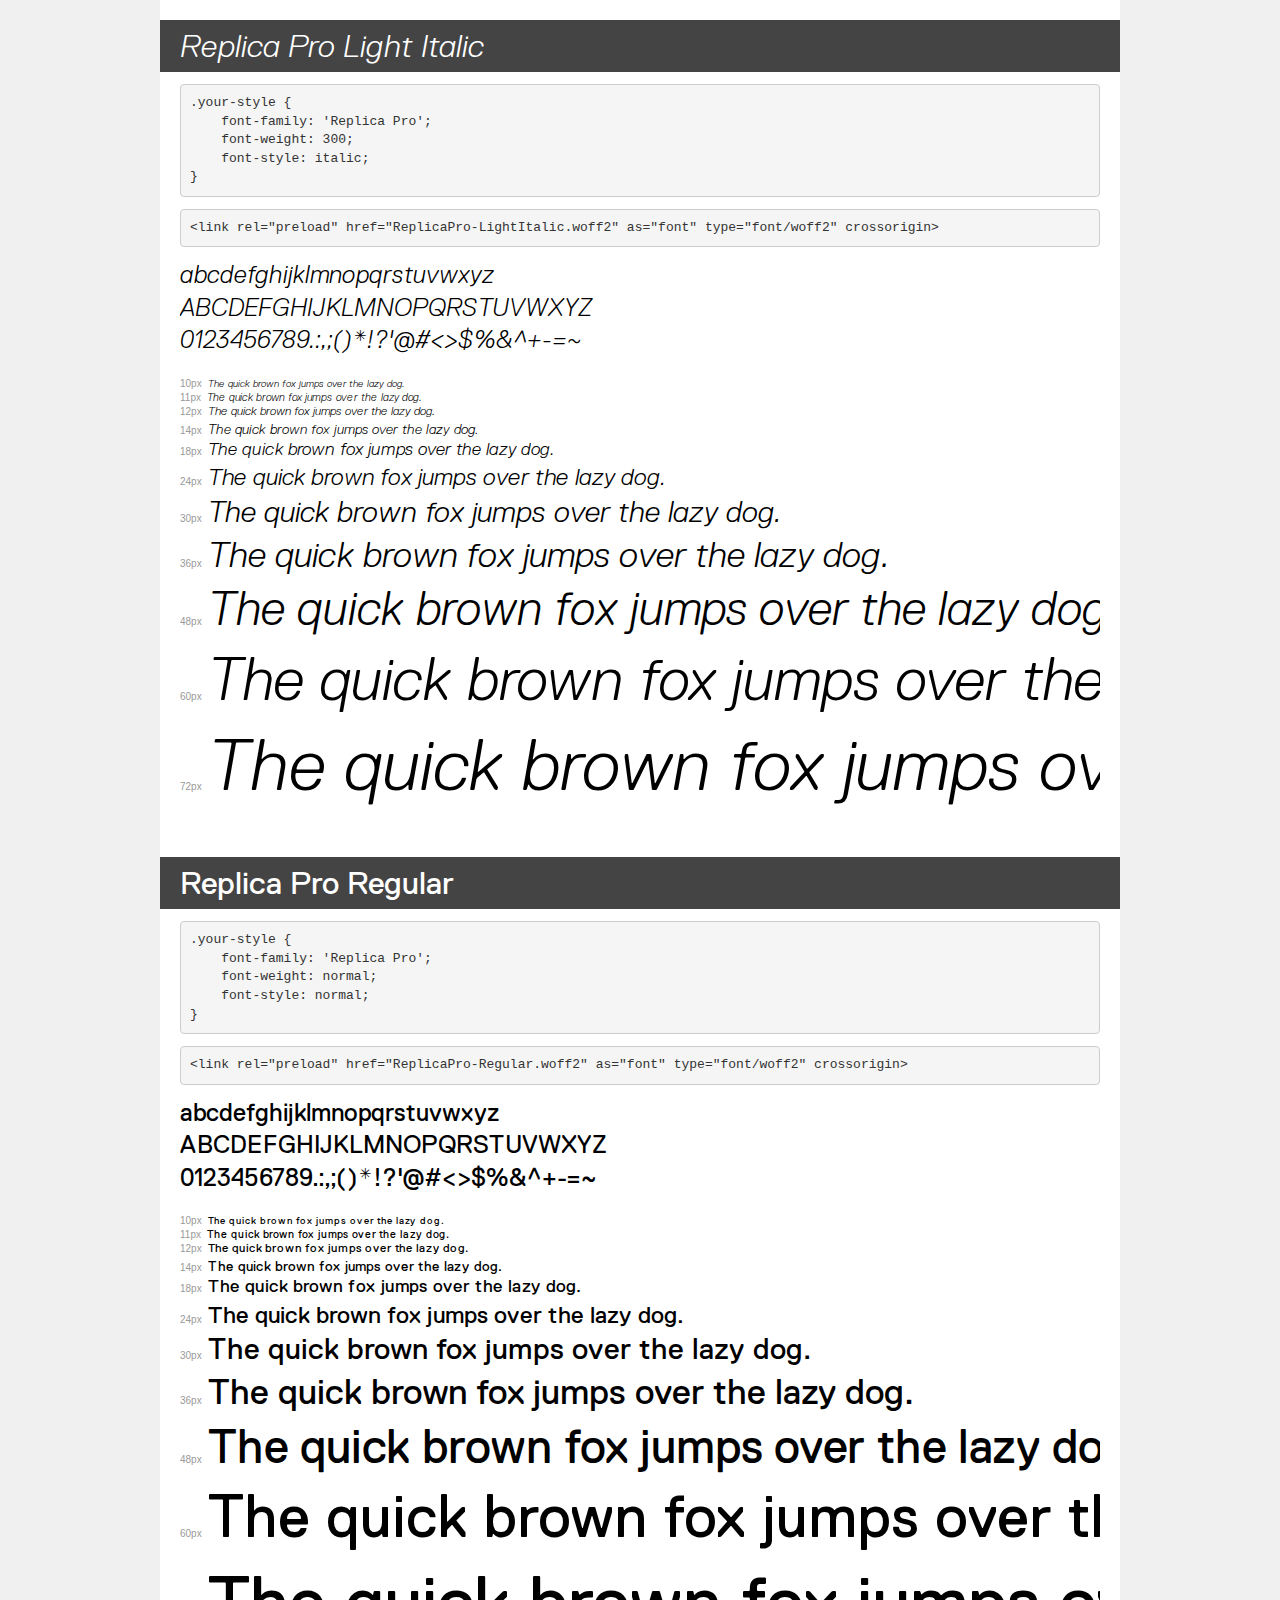
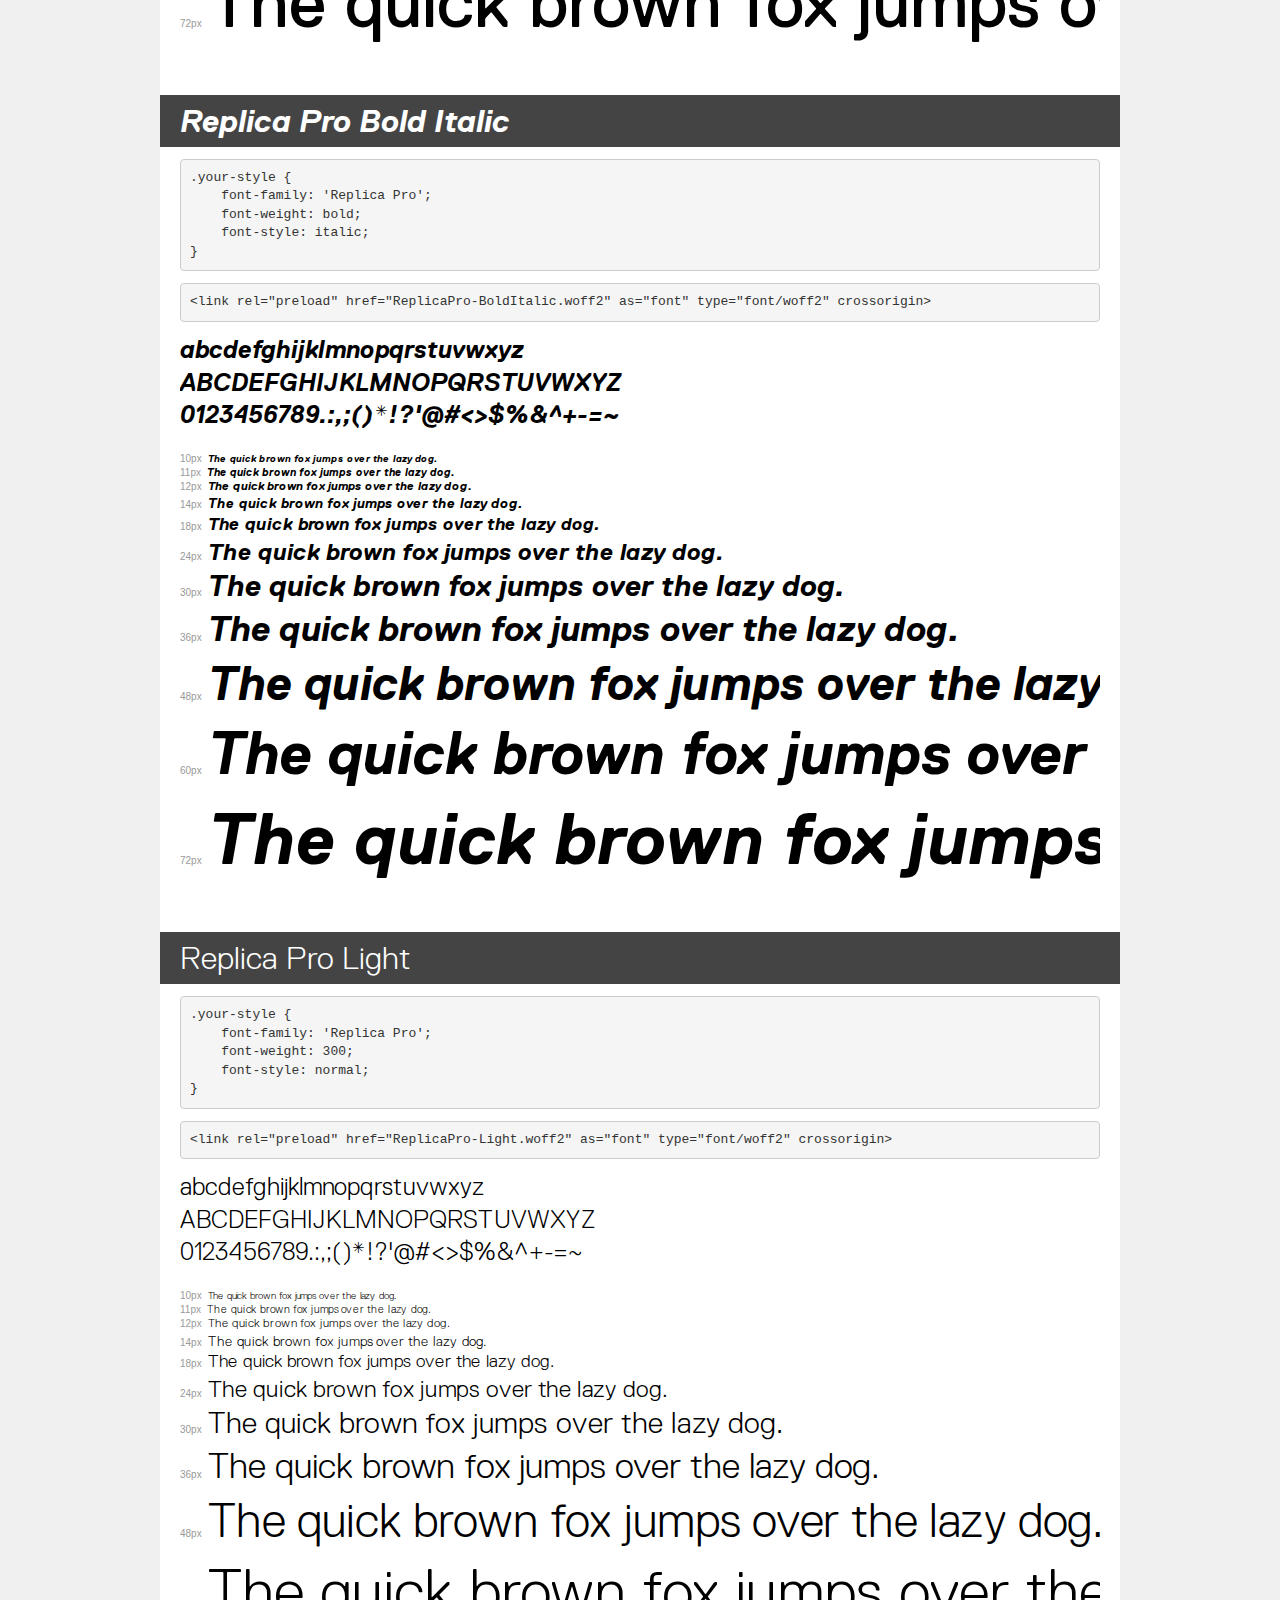
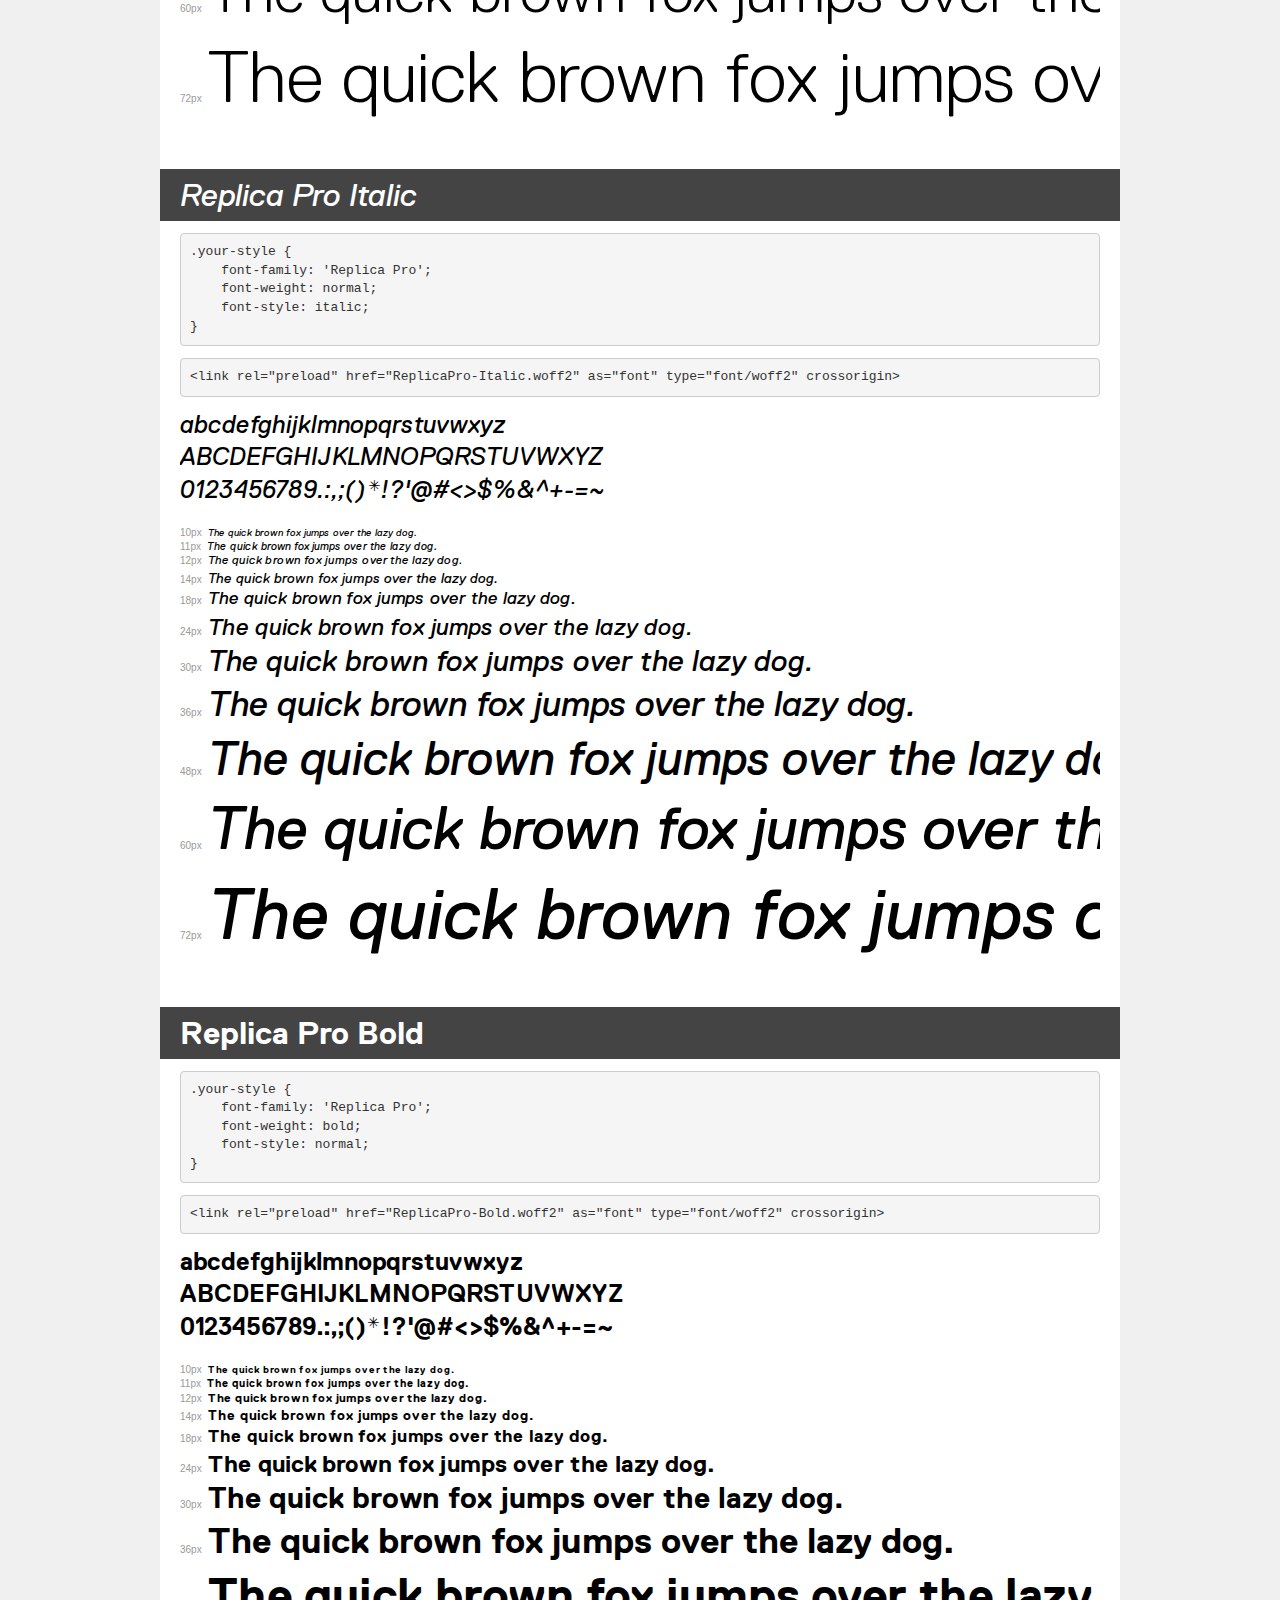
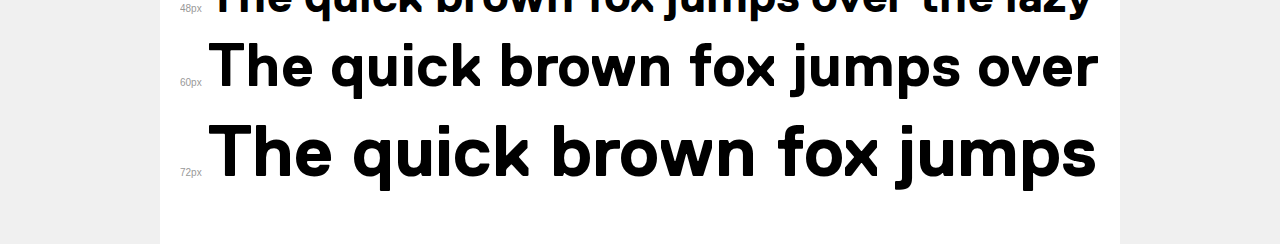
<file: fonts/Replica/demo.html>
<!DOCTYPE html>
<html lang="en">
<head>
    <meta charset="utf-8">
    <meta http-equiv="X-UA-Compatible" content="IE=edge">
    <meta name="viewport" content="width=device-width, initial-scale=1">
    <meta name="robots" content="noindex, noarchive">
    <meta name="format-detection" content="telephone=no">
    <title>Transfonter demo</title>
    <link href="stylesheet.css" rel="stylesheet">
    <style>
        /*
        http://meyerweb.com/eric/tools/css/reset/
        v2.0 | 20110126
        License: none (public domain)
        */
        html, body, div, span, applet, object, iframe,
        h1, h2, h3, h4, h5, h6, p, blockquote, pre,
        a, abbr, acronym, address, big, cite, code,
        del, dfn, em, img, ins, kbd, q, s, samp,
        small, strike, strong, sub, sup, tt, var,
        b, u, i, center,
        dl, dt, dd, ol, ul, li,
        fieldset, form, label, legend,
        table, caption, tbody, tfoot, thead, tr, th, td,
        article, aside, canvas, details, embed,
        figure, figcaption, footer, header, hgroup,
        menu, nav, output, ruby, section, summary,
        time, mark, audio, video {
            margin: 0;
            padding: 0;
            border: 0;
            font-size: 100%;
            font: inherit;
            vertical-align: baseline;
        }
        /* HTML5 display-role reset for older browsers */
        article, aside, details, figcaption, figure,
        footer, header, hgroup, menu, nav, section {
            display: block;
        }
        body {
            line-height: 1;
        }
        ol, ul {
            list-style: none;
        }
        blockquote, q {
            quotes: none;
        }
        blockquote:before, blockquote:after,
        q:before, q:after {
            content: '';
            content: none;
        }
        table {
            border-collapse: collapse;
            border-spacing: 0;
        }
        /* demo styles */
        body {
            background: #f0f0f0;
            color: #000;
        }
        .page {
            background: #fff;
            width: 920px;
            margin: 0 auto;
            padding: 20px 20px 0 20px;
            overflow: hidden;
        }
        .font-container {
            overflow-x: auto;
            overflow-y: hidden;
            margin-bottom: 40px;
            line-height: 1.3;
            white-space: nowrap;
            padding-bottom: 5px;
        }
        h1 {
            position: relative;
            background: #444;
            font-size: 32px;
            color: #fff;
            padding: 10px 20px;
            margin: 0 -20px 12px -20px;
        }
        .letters {
            font-size: 25px;
            margin-bottom: 20px;
        }
        .s10:before {
            content: '10px';
        }
        .s11:before {
            content: '11px';
        }
        .s12:before {
            content: '12px';
        }
        .s14:before {
            content: '14px';
        }
        .s18:before {
            content: '18px';
        }
        .s24:before {
            content: '24px';
        }
        .s30:before {
            content: '30px';
        }
        .s36:before {
            content: '36px';
        }
        .s48:before {
            content: '48px';
        }
        .s60:before {
            content: '60px';
        }
        .s72:before {
            content: '72px';
        }
        .s10:before, .s11:before, .s12:before, .s14:before,
        .s18:before, .s24:before, .s30:before, .s36:before,
        .s48:before, .s60:before, .s72:before {
            font-family: Arial, sans-serif;
            font-size: 10px;
            font-weight: normal;
            font-style: normal;
            color: #999;
            padding-right: 6px;
        }
        pre {
            display: block;
            padding: 9px;
            margin: 0 0 12px;
            font-family: Monaco, Menlo, Consolas, "Courier New", monospace;
            font-size: 13px;
            line-height: 1.428571429;
            color: #333;
            font-weight: normal;
            font-style: normal;
            background-color: #f5f5f5;
            border: 1px solid #ccc;
            overflow-x: auto;
            border-radius: 4px;
        }
        /* responsive */
        @media (max-width: 959px) {
            .page {
                width: auto;
                margin: 0;
            }
        }
    </style>
</head>
<body>
<div class="page">
    <div class="demo">
        <h1 style="font-family: 'Replica Pro'; font-weight: 300; font-style: italic;">Replica Pro Light Italic</h1>
        <pre title="Usage">.your-style {
    font-family: 'Replica Pro';
    font-weight: 300;
    font-style: italic;
}</pre>
        <pre title="Preload (optional)">
&lt;link rel=&quot;preload&quot; href=&quot;ReplicaPro-LightItalic.woff2&quot; as=&quot;font&quot; type=&quot;font/woff2&quot; crossorigin&gt;</pre>
        <div class="font-container" style="font-family: 'Replica Pro'; font-weight: 300; font-style: italic;">
            <p class="letters">
                abcdefghijklmnopqrstuvwxyz<br>
ABCDEFGHIJKLMNOPQRSTUVWXYZ<br>
                0123456789.:,;()*!?'@#&lt;&gt;$%&^+-=~
            </p>
            <p class="s10" style="font-size: 10px;">The quick brown fox jumps over the lazy dog.</p>
            <p class="s11" style="font-size: 11px;">The quick brown fox jumps over the lazy dog.</p>
            <p class="s12" style="font-size: 12px;">The quick brown fox jumps over the lazy dog.</p>
            <p class="s14" style="font-size: 14px;">The quick brown fox jumps over the lazy dog.</p>
            <p class="s18" style="font-size: 18px;">The quick brown fox jumps over the lazy dog.</p>
            <p class="s24" style="font-size: 24px;">The quick brown fox jumps over the lazy dog.</p>
            <p class="s30" style="font-size: 30px;">The quick brown fox jumps over the lazy dog.</p>
            <p class="s36" style="font-size: 36px;">The quick brown fox jumps over the lazy dog.</p>
            <p class="s48" style="font-size: 48px;">The quick brown fox jumps over the lazy dog.</p>
            <p class="s60" style="font-size: 60px;">The quick brown fox jumps over the lazy dog.</p>
            <p class="s72" style="font-size: 72px;">The quick brown fox jumps over the lazy dog.</p>
        </div>
    </div>

    <div class="demo">
        <h1 style="font-family: 'Replica Pro'; font-weight: normal; font-style: normal;">Replica Pro Regular</h1>
        <pre title="Usage">.your-style {
    font-family: 'Replica Pro';
    font-weight: normal;
    font-style: normal;
}</pre>
        <pre title="Preload (optional)">
&lt;link rel=&quot;preload&quot; href=&quot;ReplicaPro-Regular.woff2&quot; as=&quot;font&quot; type=&quot;font/woff2&quot; crossorigin&gt;</pre>
        <div class="font-container" style="font-family: 'Replica Pro'; font-weight: normal; font-style: normal;">
            <p class="letters">
                abcdefghijklmnopqrstuvwxyz<br>
ABCDEFGHIJKLMNOPQRSTUVWXYZ<br>
                0123456789.:,;()*!?'@#&lt;&gt;$%&^+-=~
            </p>
            <p class="s10" style="font-size: 10px;">The quick brown fox jumps over the lazy dog.</p>
            <p class="s11" style="font-size: 11px;">The quick brown fox jumps over the lazy dog.</p>
            <p class="s12" style="font-size: 12px;">The quick brown fox jumps over the lazy dog.</p>
            <p class="s14" style="font-size: 14px;">The quick brown fox jumps over the lazy dog.</p>
            <p class="s18" style="font-size: 18px;">The quick brown fox jumps over the lazy dog.</p>
            <p class="s24" style="font-size: 24px;">The quick brown fox jumps over the lazy dog.</p>
            <p class="s30" style="font-size: 30px;">The quick brown fox jumps over the lazy dog.</p>
            <p class="s36" style="font-size: 36px;">The quick brown fox jumps over the lazy dog.</p>
            <p class="s48" style="font-size: 48px;">The quick brown fox jumps over the lazy dog.</p>
            <p class="s60" style="font-size: 60px;">The quick brown fox jumps over the lazy dog.</p>
            <p class="s72" style="font-size: 72px;">The quick brown fox jumps over the lazy dog.</p>
        </div>
    </div>

    <div class="demo">
        <h1 style="font-family: 'Replica Pro'; font-weight: bold; font-style: italic;">Replica Pro Bold Italic</h1>
        <pre title="Usage">.your-style {
    font-family: 'Replica Pro';
    font-weight: bold;
    font-style: italic;
}</pre>
        <pre title="Preload (optional)">
&lt;link rel=&quot;preload&quot; href=&quot;ReplicaPro-BoldItalic.woff2&quot; as=&quot;font&quot; type=&quot;font/woff2&quot; crossorigin&gt;</pre>
        <div class="font-container" style="font-family: 'Replica Pro'; font-weight: bold; font-style: italic;">
            <p class="letters">
                abcdefghijklmnopqrstuvwxyz<br>
ABCDEFGHIJKLMNOPQRSTUVWXYZ<br>
                0123456789.:,;()*!?'@#&lt;&gt;$%&^+-=~
            </p>
            <p class="s10" style="font-size: 10px;">The quick brown fox jumps over the lazy dog.</p>
            <p class="s11" style="font-size: 11px;">The quick brown fox jumps over the lazy dog.</p>
            <p class="s12" style="font-size: 12px;">The quick brown fox jumps over the lazy dog.</p>
            <p class="s14" style="font-size: 14px;">The quick brown fox jumps over the lazy dog.</p>
            <p class="s18" style="font-size: 18px;">The quick brown fox jumps over the lazy dog.</p>
            <p class="s24" style="font-size: 24px;">The quick brown fox jumps over the lazy dog.</p>
            <p class="s30" style="font-size: 30px;">The quick brown fox jumps over the lazy dog.</p>
            <p class="s36" style="font-size: 36px;">The quick brown fox jumps over the lazy dog.</p>
            <p class="s48" style="font-size: 48px;">The quick brown fox jumps over the lazy dog.</p>
            <p class="s60" style="font-size: 60px;">The quick brown fox jumps over the lazy dog.</p>
            <p class="s72" style="font-size: 72px;">The quick brown fox jumps over the lazy dog.</p>
        </div>
    </div>

    <div class="demo">
        <h1 style="font-family: 'Replica Pro'; font-weight: 300; font-style: normal;">Replica Pro Light</h1>
        <pre title="Usage">.your-style {
    font-family: 'Replica Pro';
    font-weight: 300;
    font-style: normal;
}</pre>
        <pre title="Preload (optional)">
&lt;link rel=&quot;preload&quot; href=&quot;ReplicaPro-Light.woff2&quot; as=&quot;font&quot; type=&quot;font/woff2&quot; crossorigin&gt;</pre>
        <div class="font-container" style="font-family: 'Replica Pro'; font-weight: 300; font-style: normal;">
            <p class="letters">
                abcdefghijklmnopqrstuvwxyz<br>
ABCDEFGHIJKLMNOPQRSTUVWXYZ<br>
                0123456789.:,;()*!?'@#&lt;&gt;$%&^+-=~
            </p>
            <p class="s10" style="font-size: 10px;">The quick brown fox jumps over the lazy dog.</p>
            <p class="s11" style="font-size: 11px;">The quick brown fox jumps over the lazy dog.</p>
            <p class="s12" style="font-size: 12px;">The quick brown fox jumps over the lazy dog.</p>
            <p class="s14" style="font-size: 14px;">The quick brown fox jumps over the lazy dog.</p>
            <p class="s18" style="font-size: 18px;">The quick brown fox jumps over the lazy dog.</p>
            <p class="s24" style="font-size: 24px;">The quick brown fox jumps over the lazy dog.</p>
            <p class="s30" style="font-size: 30px;">The quick brown fox jumps over the lazy dog.</p>
            <p class="s36" style="font-size: 36px;">The quick brown fox jumps over the lazy dog.</p>
            <p class="s48" style="font-size: 48px;">The quick brown fox jumps over the lazy dog.</p>
            <p class="s60" style="font-size: 60px;">The quick brown fox jumps over the lazy dog.</p>
            <p class="s72" style="font-size: 72px;">The quick brown fox jumps over the lazy dog.</p>
        </div>
    </div>

    <div class="demo">
        <h1 style="font-family: 'Replica Pro'; font-weight: normal; font-style: italic;">Replica Pro Italic</h1>
        <pre title="Usage">.your-style {
    font-family: 'Replica Pro';
    font-weight: normal;
    font-style: italic;
}</pre>
        <pre title="Preload (optional)">
&lt;link rel=&quot;preload&quot; href=&quot;ReplicaPro-Italic.woff2&quot; as=&quot;font&quot; type=&quot;font/woff2&quot; crossorigin&gt;</pre>
        <div class="font-container" style="font-family: 'Replica Pro'; font-weight: normal; font-style: italic;">
            <p class="letters">
                abcdefghijklmnopqrstuvwxyz<br>
ABCDEFGHIJKLMNOPQRSTUVWXYZ<br>
                0123456789.:,;()*!?'@#&lt;&gt;$%&^+-=~
            </p>
            <p class="s10" style="font-size: 10px;">The quick brown fox jumps over the lazy dog.</p>
            <p class="s11" style="font-size: 11px;">The quick brown fox jumps over the lazy dog.</p>
            <p class="s12" style="font-size: 12px;">The quick brown fox jumps over the lazy dog.</p>
            <p class="s14" style="font-size: 14px;">The quick brown fox jumps over the lazy dog.</p>
            <p class="s18" style="font-size: 18px;">The quick brown fox jumps over the lazy dog.</p>
            <p class="s24" style="font-size: 24px;">The quick brown fox jumps over the lazy dog.</p>
            <p class="s30" style="font-size: 30px;">The quick brown fox jumps over the lazy dog.</p>
            <p class="s36" style="font-size: 36px;">The quick brown fox jumps over the lazy dog.</p>
            <p class="s48" style="font-size: 48px;">The quick brown fox jumps over the lazy dog.</p>
            <p class="s60" style="font-size: 60px;">The quick brown fox jumps over the lazy dog.</p>
            <p class="s72" style="font-size: 72px;">The quick brown fox jumps over the lazy dog.</p>
        </div>
    </div>

    <div class="demo">
        <h1 style="font-family: 'Replica Pro'; font-weight: bold; font-style: normal;">Replica Pro Bold</h1>
        <pre title="Usage">.your-style {
    font-family: 'Replica Pro';
    font-weight: bold;
    font-style: normal;
}</pre>
        <pre title="Preload (optional)">
&lt;link rel=&quot;preload&quot; href=&quot;ReplicaPro-Bold.woff2&quot; as=&quot;font&quot; type=&quot;font/woff2&quot; crossorigin&gt;</pre>
        <div class="font-container" style="font-family: 'Replica Pro'; font-weight: bold; font-style: normal;">
            <p class="letters">
                abcdefghijklmnopqrstuvwxyz<br>
ABCDEFGHIJKLMNOPQRSTUVWXYZ<br>
                0123456789.:,;()*!?'@#&lt;&gt;$%&^+-=~
            </p>
            <p class="s10" style="font-size: 10px;">The quick brown fox jumps over the lazy dog.</p>
            <p class="s11" style="font-size: 11px;">The quick brown fox jumps over the lazy dog.</p>
            <p class="s12" style="font-size: 12px;">The quick brown fox jumps over the lazy dog.</p>
            <p class="s14" style="font-size: 14px;">The quick brown fox jumps over the lazy dog.</p>
            <p class="s18" style="font-size: 18px;">The quick brown fox jumps over the lazy dog.</p>
            <p class="s24" style="font-size: 24px;">The quick brown fox jumps over the lazy dog.</p>
            <p class="s30" style="font-size: 30px;">The quick brown fox jumps over the lazy dog.</p>
            <p class="s36" style="font-size: 36px;">The quick brown fox jumps over the lazy dog.</p>
            <p class="s48" style="font-size: 48px;">The quick brown fox jumps over the lazy dog.</p>
            <p class="s60" style="font-size: 60px;">The quick brown fox jumps over the lazy dog.</p>
            <p class="s72" style="font-size: 72px;">The quick brown fox jumps over the lazy dog.</p>
        </div>
    </div>

</div>
</body>
</html>
</file>
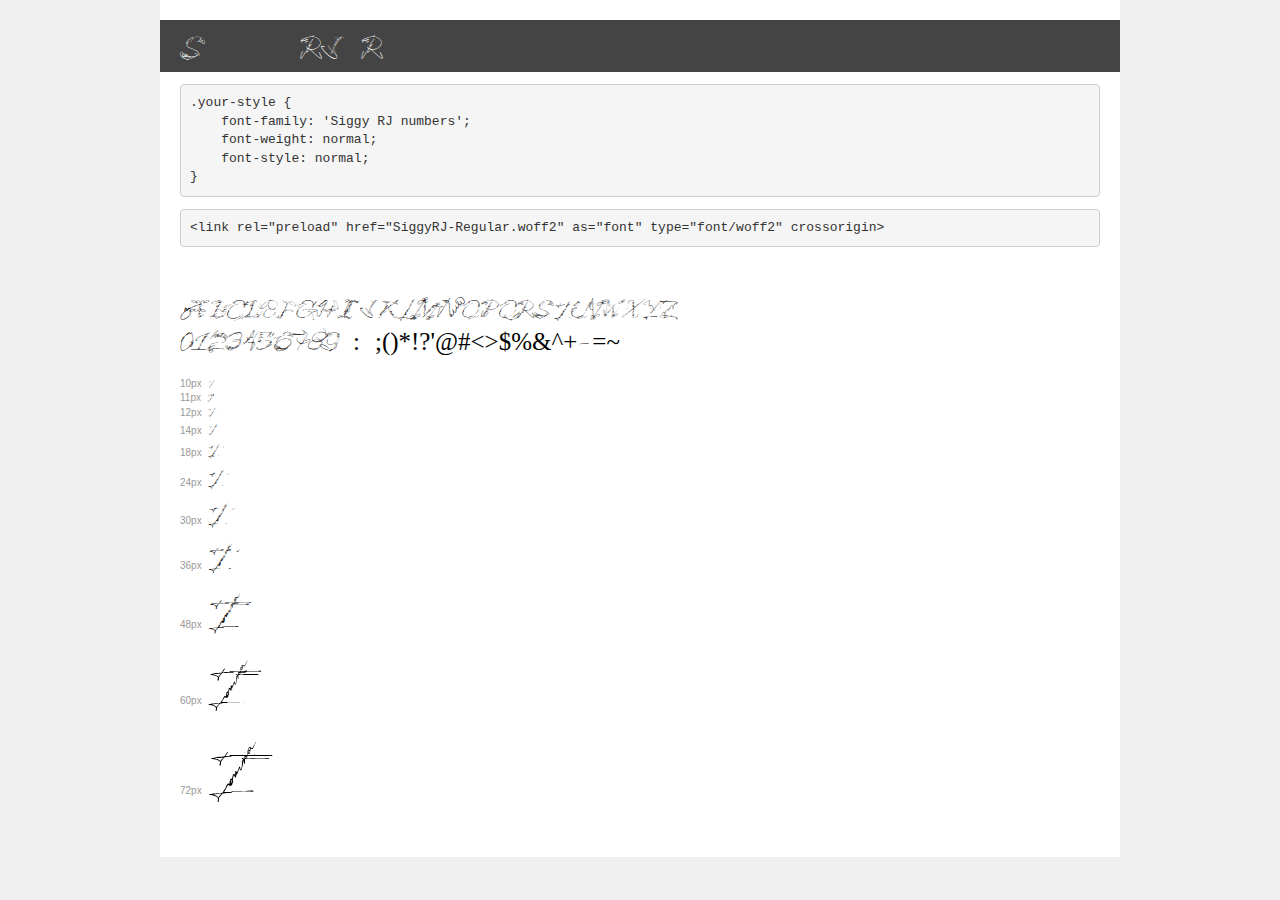
<file: fonts/Siggy/demo.html>
<!DOCTYPE html>
<html lang="en">
<head>
    <meta charset="utf-8">
    <meta http-equiv="X-UA-Compatible" content="IE=edge">
    <meta name="viewport" content="width=device-width, initial-scale=1">
    <meta name="robots" content="noindex, noarchive">
    <meta name="format-detection" content="telephone=no">
    <title>Transfonter demo</title>
    <link href="stylesheet.css" rel="stylesheet">
    <style>
        /*
        http://meyerweb.com/eric/tools/css/reset/
        v2.0 | 20110126
        License: none (public domain)
        */
        html, body, div, span, applet, object, iframe,
        h1, h2, h3, h4, h5, h6, p, blockquote, pre,
        a, abbr, acronym, address, big, cite, code,
        del, dfn, em, img, ins, kbd, q, s, samp,
        small, strike, strong, sub, sup, tt, var,
        b, u, i, center,
        dl, dt, dd, ol, ul, li,
        fieldset, form, label, legend,
        table, caption, tbody, tfoot, thead, tr, th, td,
        article, aside, canvas, details, embed,
        figure, figcaption, footer, header, hgroup,
        menu, nav, output, ruby, section, summary,
        time, mark, audio, video {
            margin: 0;
            padding: 0;
            border: 0;
            font-size: 100%;
            font: inherit;
            vertical-align: baseline;
        }
        /* HTML5 display-role reset for older browsers */
        article, aside, details, figcaption, figure,
        footer, header, hgroup, menu, nav, section {
            display: block;
        }
        body {
            line-height: 1;
        }
        ol, ul {
            list-style: none;
        }
        blockquote, q {
            quotes: none;
        }
        blockquote:before, blockquote:after,
        q:before, q:after {
            content: '';
            content: none;
        }
        table {
            border-collapse: collapse;
            border-spacing: 0;
        }
        /* demo styles */
        body {
            background: #f0f0f0;
            color: #000;
        }
        .page {
            background: #fff;
            width: 920px;
            margin: 0 auto;
            padding: 20px 20px 0 20px;
            overflow: hidden;
        }
        .font-container {
            overflow-x: auto;
            overflow-y: hidden;
            margin-bottom: 40px;
            line-height: 1.3;
            white-space: nowrap;
            padding-bottom: 5px;
        }
        h1 {
            position: relative;
            background: #444;
            font-size: 32px;
            color: #fff;
            padding: 10px 20px;
            margin: 0 -20px 12px -20px;
        }
        .letters {
            font-size: 25px;
            margin-bottom: 20px;
        }
        .s10:before {
            content: '10px';
        }
        .s11:before {
            content: '11px';
        }
        .s12:before {
            content: '12px';
        }
        .s14:before {
            content: '14px';
        }
        .s18:before {
            content: '18px';
        }
        .s24:before {
            content: '24px';
        }
        .s30:before {
            content: '30px';
        }
        .s36:before {
            content: '36px';
        }
        .s48:before {
            content: '48px';
        }
        .s60:before {
            content: '60px';
        }
        .s72:before {
            content: '72px';
        }
        .s10:before, .s11:before, .s12:before, .s14:before,
        .s18:before, .s24:before, .s30:before, .s36:before,
        .s48:before, .s60:before, .s72:before {
            font-family: Arial, sans-serif;
            font-size: 10px;
            font-weight: normal;
            font-style: normal;
            color: #999;
            padding-right: 6px;
        }
        pre {
            display: block;
            padding: 9px;
            margin: 0 0 12px;
            font-family: Monaco, Menlo, Consolas, "Courier New", monospace;
            font-size: 13px;
            line-height: 1.428571429;
            color: #333;
            font-weight: normal;
            font-style: normal;
            background-color: #f5f5f5;
            border: 1px solid #ccc;
            overflow-x: auto;
            border-radius: 4px;
        }
        /* responsive */
        @media (max-width: 959px) {
            .page {
                width: auto;
                margin: 0;
            }
        }
    </style>
</head>
<body>
<div class="page">
    <div class="demo">
        <h1 style="font-family: 'Siggy RJ numbers'; font-weight: normal; font-style: normal;">Siggy RJ Regular</h1>
        <pre title="Usage">.your-style {
    font-family: 'Siggy RJ numbers';
    font-weight: normal;
    font-style: normal;
}</pre>
        <pre title="Preload (optional)">
&lt;link rel=&quot;preload&quot; href=&quot;SiggyRJ-Regular.woff2&quot; as=&quot;font&quot; type=&quot;font/woff2&quot; crossorigin&gt;</pre>
        <div class="font-container" style="font-family: 'Siggy RJ numbers'; font-weight: normal; font-style: normal;">
            <p class="letters">
                abcdefghijklmnopqrstuvwxyz<br>
ABCDEFGHIJKLMNOPQRSTUVWXYZ<br>
                0123456789.:,;()*!?'@#&lt;&gt;$%&^+-=~
            </p>
            <p class="s10" style="font-size: 10px;">The quick brown fox jumps over the lazy dog.</p>
            <p class="s11" style="font-size: 11px;">The quick brown fox jumps over the lazy dog.</p>
            <p class="s12" style="font-size: 12px;">The quick brown fox jumps over the lazy dog.</p>
            <p class="s14" style="font-size: 14px;">The quick brown fox jumps over the lazy dog.</p>
            <p class="s18" style="font-size: 18px;">The quick brown fox jumps over the lazy dog.</p>
            <p class="s24" style="font-size: 24px;">The quick brown fox jumps over the lazy dog.</p>
            <p class="s30" style="font-size: 30px;">The quick brown fox jumps over the lazy dog.</p>
            <p class="s36" style="font-size: 36px;">The quick brown fox jumps over the lazy dog.</p>
            <p class="s48" style="font-size: 48px;">The quick brown fox jumps over the lazy dog.</p>
            <p class="s60" style="font-size: 60px;">The quick brown fox jumps over the lazy dog.</p>
            <p class="s72" style="font-size: 72px;">The quick brown fox jumps over the lazy dog.</p>
        </div>
    </div>

</div>
</body>
</html>
</file>
<file: fonts/Replica/stylesheet.css>
@font-face {
    font-family: 'Replica Pro';
    src: url('ReplicaPro-LightItalic.woff2') format('woff2'),
        url('ReplicaPro-LightItalic.woff') format('woff');
    font-weight: 300;
    font-style: italic;
    font-display: swap;
}

@font-face {
    font-family: 'Replica Pro';
    src: url('ReplicaPro-Regular.woff2') format('woff2'),
        url('ReplicaPro-Regular.woff') format('woff');
    font-weight: normal;
    font-style: normal;
    font-display: swap;
}

@font-face {
    font-family: 'Replica Pro';
    src: url('ReplicaPro-BoldItalic.woff2') format('woff2'),
        url('ReplicaPro-BoldItalic.woff') format('woff');
    font-weight: bold;
    font-style: italic;
    font-display: swap;
}

@font-face {
    font-family: 'Replica Pro';
    src: url('ReplicaPro-Light.woff2') format('woff2'),
        url('ReplicaPro-Light.woff') format('woff');
    font-weight: 300;
    font-style: normal;
    font-display: swap;
}

@font-face {
    font-family: 'Replica Pro';
    src: url('ReplicaPro-Italic.woff2') format('woff2'),
        url('ReplicaPro-Italic.woff') format('woff');
    font-weight: normal;
    font-style: italic;
    font-display: swap;
}

@font-face {
    font-family: 'Replica Pro';
    src: url('ReplicaPro-Bold.woff2') format('woff2'),
        url('ReplicaPro-Bold.woff') format('woff');
    font-weight: bold;
    font-style: normal;
    font-display: swap;
}
</file>
<file: fonts/Siggy/stylesheet.css>
@font-face {
    font-family: 'Siggy RJ numbers';
    src: url('SiggyRJ-Regular.woff2') format('woff2'),
        url('SiggyRJ-Regular.woff') format('woff');
    font-weight: normal;
    font-style: normal;
    font-display: swap;
}
</file>
